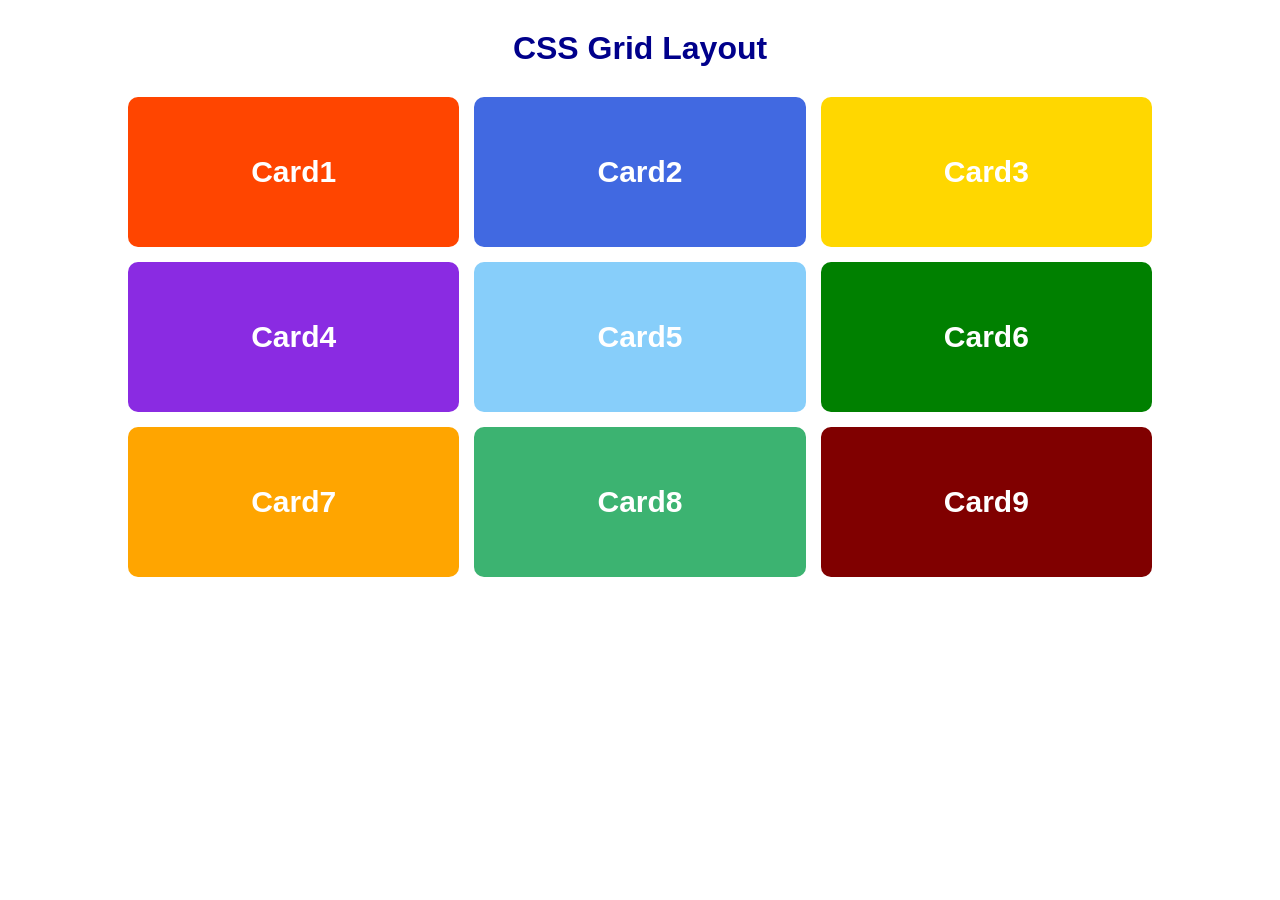
<file: flex-box-grid-css/index.html>
<!doctype html>
<html lang="en">
  <head>
    <meta charset="UTF-8" />
    <meta name="viewport" content="width=device-width, initial-scale=1.0" />
    <title>Flex Box and Grid</title>
    <link rel="stylesheet" href="style.css" />
  </head>
  <body>
    <h1>CSS Grid Layout</h1>
    <div class="container">
      <div>Card1</div>
      <div>Card2</div>
      <div>Card3</div>
      <div>Card4</div>
      <div>Card5</div>
      <div>Card6</div>
      <div>Card7</div>
      <div>Card8</div>
      <div>Card9</div>
    </div>
  </body>
</html>
</file>
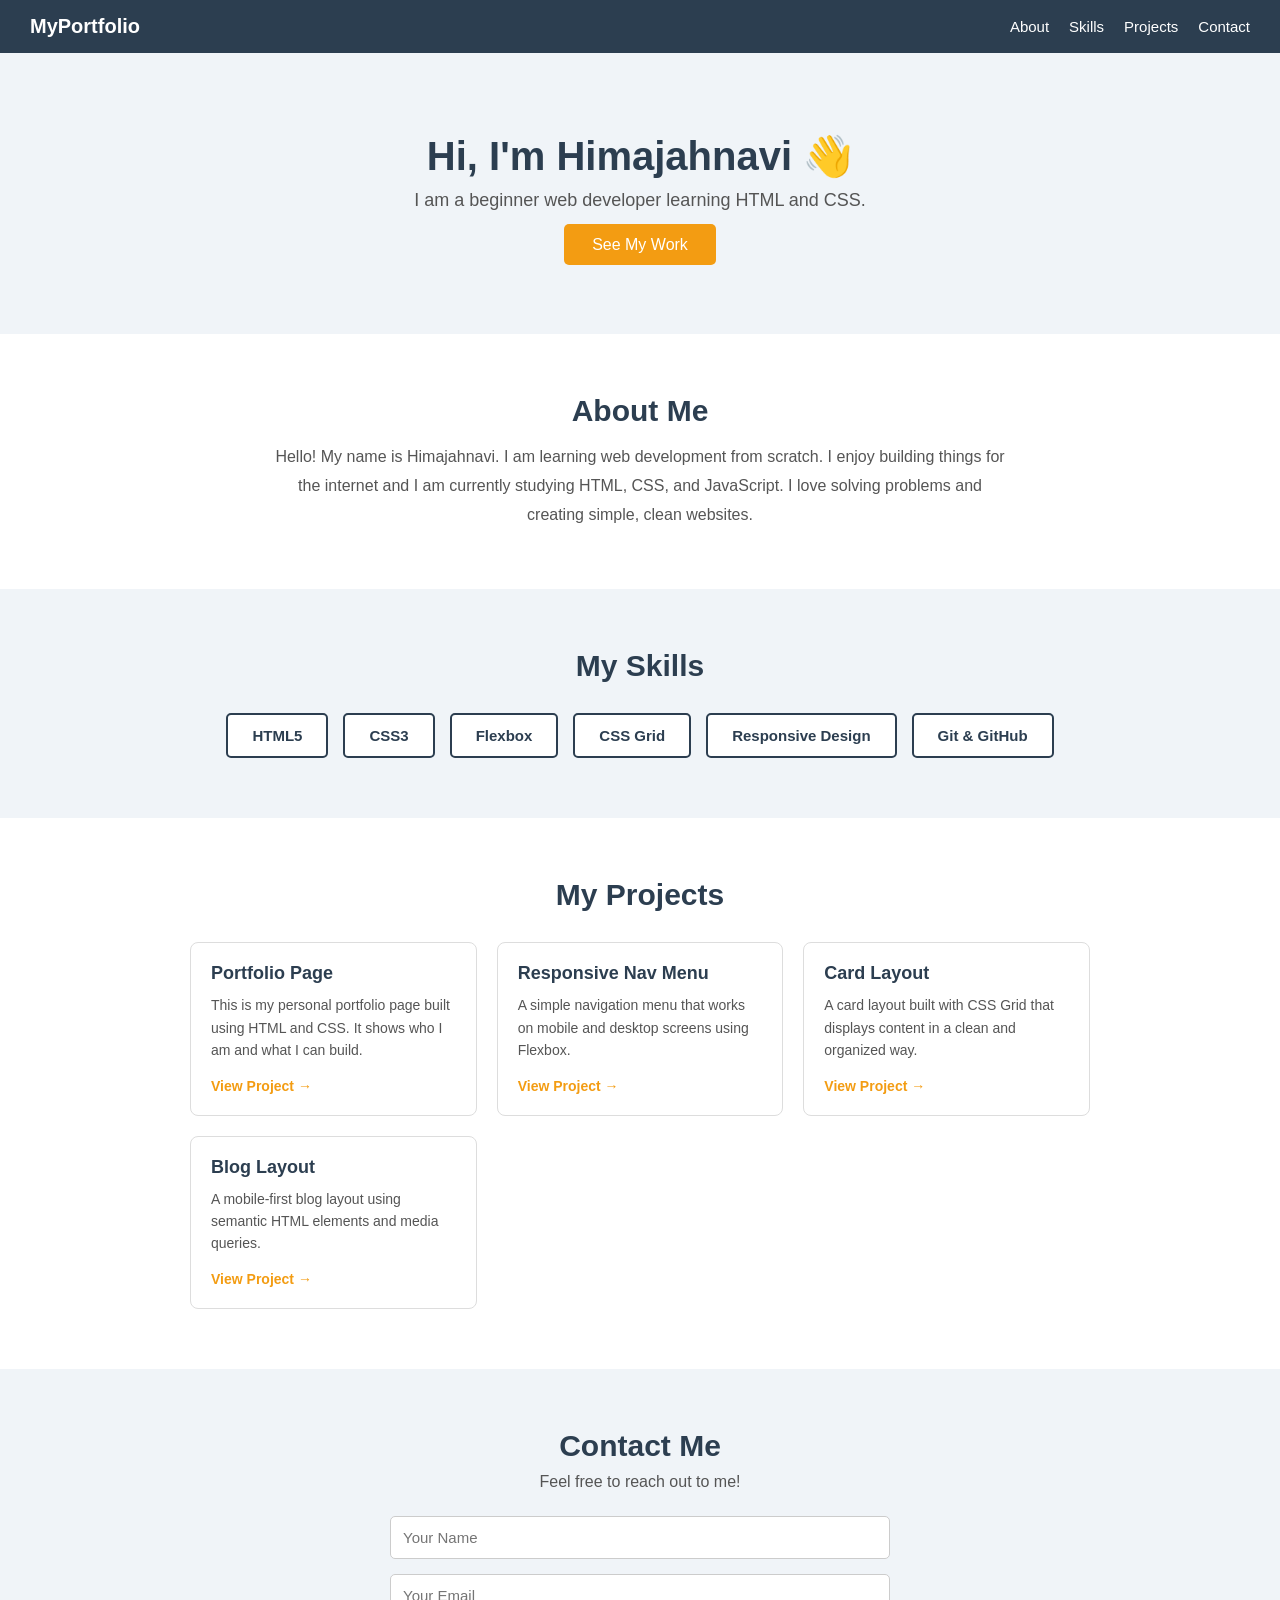
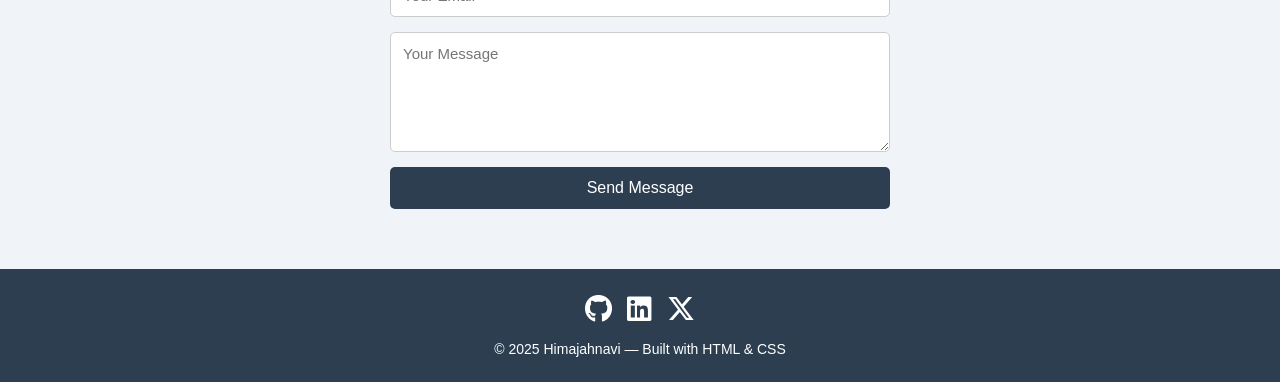
<file: Portfolio-Landing-Page/index.html>
<!doctype html>
<html lang="en">
  <head>
    <meta charset="UTF-8" />
    <meta name="viewport" content="width=device-width, initial-scale=1.0" />
    <title>My Portfolio</title>
    <link rel="stylesheet" href="style.css" />
    <link
      rel="stylesheet"
      href="https://cdnjs.cloudflare.com/ajax/libs/font-awesome/6.5.0/css/all.min.css"
    />
  </head>

  <body>
    <!-- Navigation -->
    <nav>
      <div class="logo">MyPortfolio</div>
      <button class="hamburger" id="hamburger">
        <span></span>
        <span></span>
        <span></span>
      </button>

      <ul id="navMenu">
        <li><a href="#about" onclick="closeMenu()">About</a></li>
        <li><a href="#skills" onclick="closeMenu()">Skills</a></li>
        <li><a href="#projects" onclick="closeMenu()">Projects</a></li>
        <li><a href="#contact" onclick="closeMenu()">Contact</a></li>
      </ul>
    </nav>

    <!-- Hero Section -->
    <section id="hero">
      <h1>Hi, I'm Himajahnavi 👋</h1>
      <p>I am a beginner web developer learning HTML and CSS.</p>
      <a href="#projects">See My Work</a>
    </section>

    <!-- About Section -->
    <section id="about">
      <h2>About Me</h2>
      <p>
        Hello! My name is Himajahnavi. I am learning web development from
        scratch. I enjoy building things for the internet and I am currently
        studying HTML, CSS, and JavaScript. I love solving problems and creating
        simple, clean websites.
      </p>
    </section>

    <!-- Skills Section -->
    <section id="skills">
      <h2>My Skills</h2>
      <div class="skills-list">
        <div class="skill-box">HTML5</div>
        <div class="skill-box">CSS3</div>
        <div class="skill-box">Flexbox</div>
        <div class="skill-box">CSS Grid</div>
        <div class="skill-box">Responsive Design</div>
        <div class="skill-box">Git & GitHub</div>
      </div>
    </section>

    <!-- Projects Section -->
    <section id="projects">
      <h2>My Projects</h2>
      <div class="projects-grid">
        <div class="project-card">
          <h3>Portfolio Page</h3>
          <p>
            This is my personal portfolio page built using HTML and CSS. It
            shows who I am and what I can build.
          </p>
          <a href="#">View Project →</a>
        </div>

        <div class="project-card">
          <h3>Responsive Nav Menu</h3>
          <p>
            A simple navigation menu that works on mobile and desktop screens
            using Flexbox.
          </p>
          <a href="#">View Project →</a>
        </div>

        <div class="project-card">
          <h3>Card Layout</h3>
          <p>
            A card layout built with CSS Grid that displays content in a clean
            and organized way.
          </p>
          <a href="#">View Project →</a>
        </div>

        <div class="project-card">
          <h3>Blog Layout</h3>
          <p>
            A mobile-first blog layout using semantic HTML elements and media
            queries.
          </p>
          <a href="#">View Project →</a>
        </div>
      </div>
    </section>

    <!-- Contact Section -->
    <section id="contact">
      <h2>Contact Me</h2>
      <p>Feel free to reach out to me!</p>
      <form class="contact-form">
        <input type="text" placeholder="Your Name" />
        <input type="email" placeholder="Your Email" />
        <textarea placeholder="Your Message"></textarea>
        <button type="submit">Send Message</button>
      </form>
    </section>

    <!-- Footer -->
    <footer>
      <!-- Social Icons -->
      <div class="social-links">
        <a href="https://github.com/yourusername" target="_blank">
          <i class="fa-brands fa-github"></i>
        </a>
        <a href="https://linkedin.com/in/yourusername" target="_blank">
          <i class="fa-brands fa-linkedin"></i>
        </a>
        <a href="https://twitter.com/yourusername" target="_blank">
          <i class="fa-brands fa-x-twitter"></i>
        </a>
      </div>
      <p>© 2025 Himajahnavi — Built with HTML & CSS</p>
    </footer>

    <!-- Hamburger toggle script -->
    <script>
      var hamburger = document.getElementById("hamburger");
      var navMenu = document.getElementById("navMenu");

      hamburger.addEventListener("click", function () {
        navMenu.classList.toggle("open");
      });

      function closeMenu() {
        navMenu.classList.remove("open");
      }
    </script>
  </body>
</html>
</file>
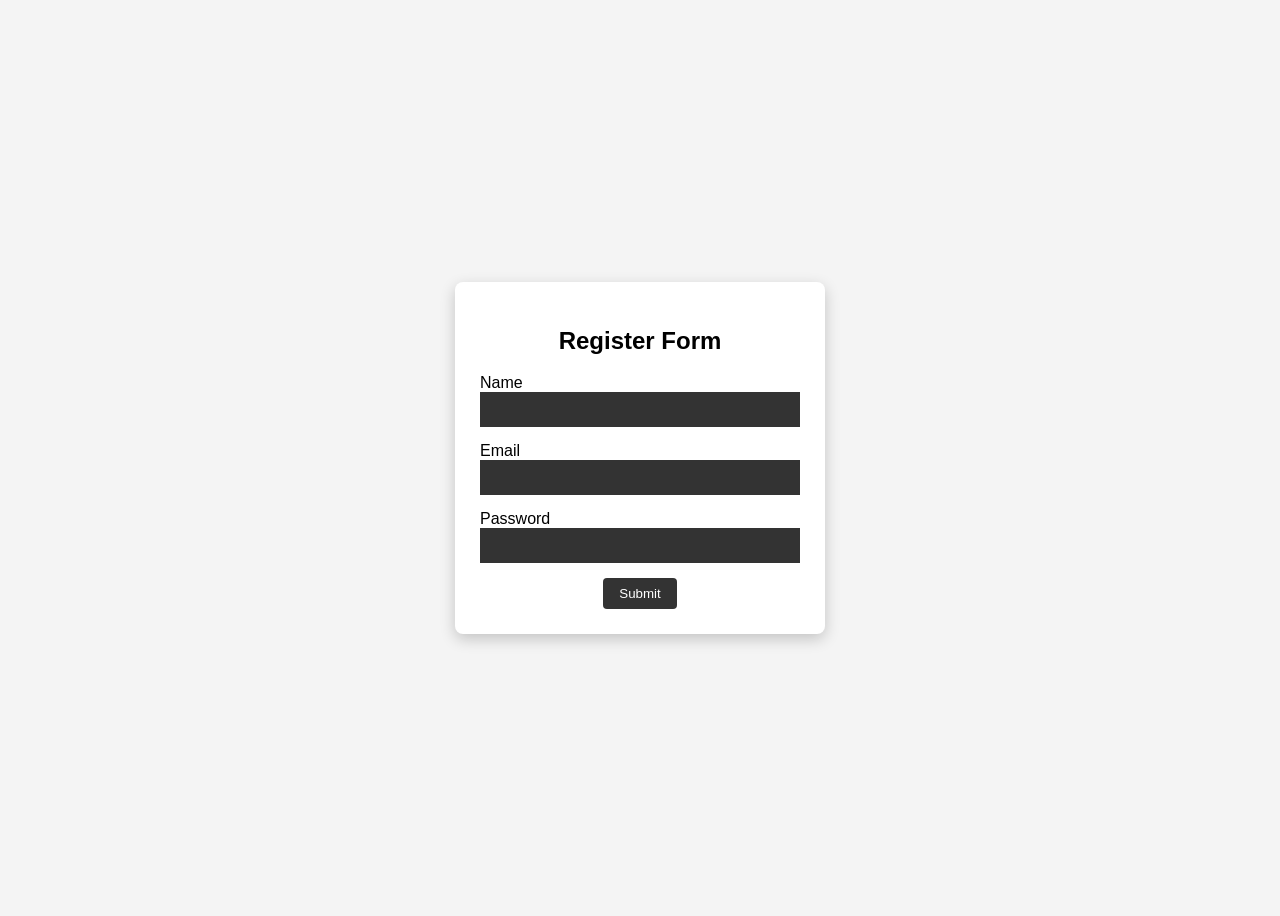
<file: JavaScript/form-validation/index.html>
<!doctype html>
<html lang="en">
  <head>
    <meta charset="UTF-8" />
    <meta name="viewport" content="width=device-width, initial-scale=1.0" />
    <title>Form Validation</title>
    <link rel="stylesheet" href="style.css" />
  </head>
  <body>
    <div class="container">
      <h2>Register Form</h2>
      <form id="form">
        <div class="form-control">
          <label>Name</label>
          <input type="text" id="name" />
          <small class="error"></small>
        </div>

        <div class="form-control">
          <label>Email</label>
          <input type="email" id="email" />
          <small class="error"></small>
        </div>

        <div class="form-control">
          <label>Password</label>
          <input type="password" id="password" />
          <small class="error"></small>
        </div>

        <button type="submit" class="submit">Submit</button>
      </form>
    </div>
    <script src="script.js"></script>
  </body>
</html>
</file>
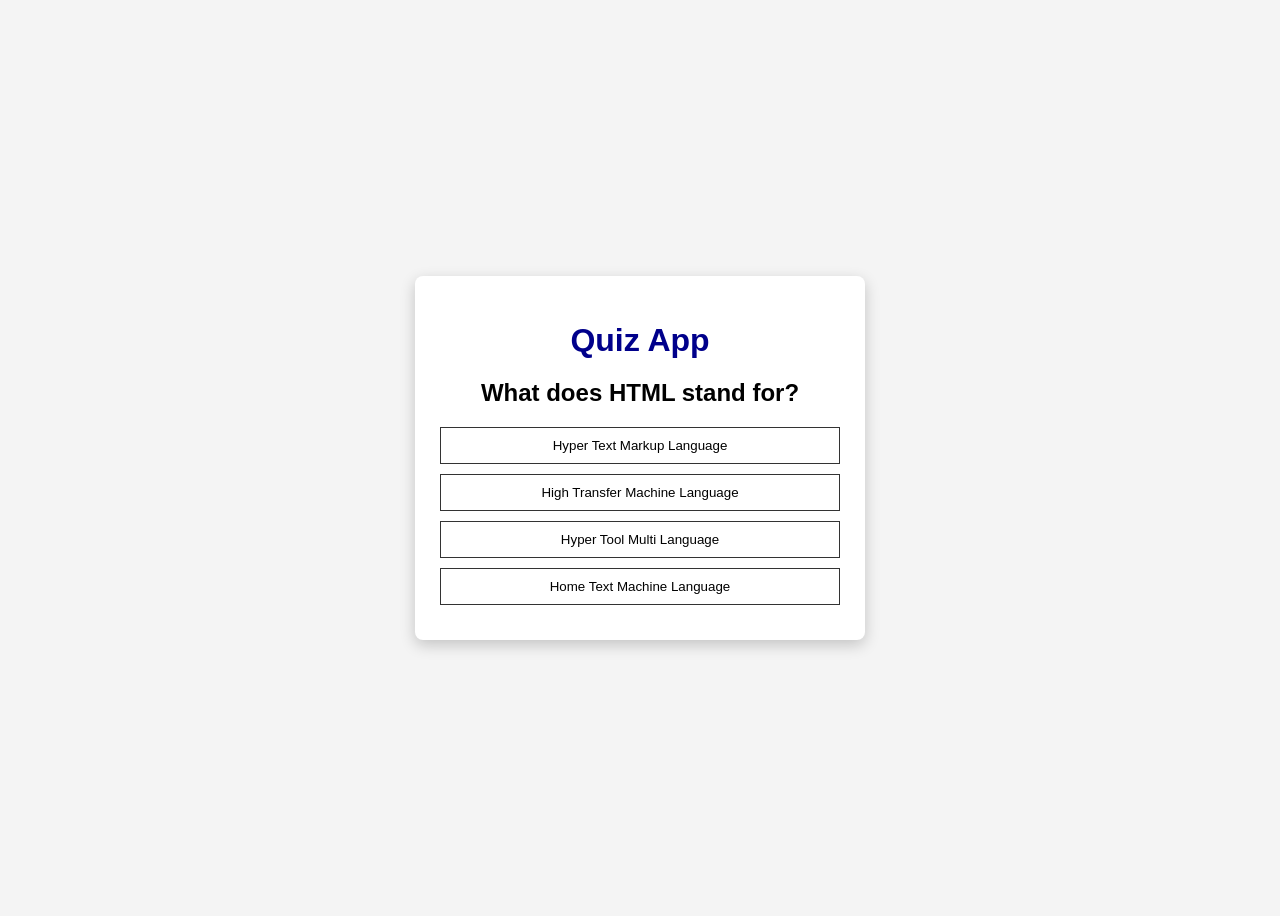
<file: JavaScript/quiz-app/index.html>
<!doctype html>
<html lang="en">
  <head>
    <meta charset="UTF-8" />
    <meta name="viewport" content="width=device-width, initial-scale=1.0" />
    <title>Quiz App</title>
    <link rel="stylesheet" href="style.css" />
  </head>
  <body>
    <div class="container">
        <h1>Quiz App</h1>
      <h2 id="question">Question</h2>
      <div id="answer-buttons">
        <button class="btn">Answer1</button>
        <button class="btn">Answer2</button>
        <button class="btn">Answer3</button>
        <button class="btn">Answer4</button>
      </div>
      <button id="next-btn">Next</button>
    </div>
    <script src="script.js"></script>
  </body>
</html>
</file>
<file: flex-box-grid-css/style.css>
* {
  margin: 0;
  padding: 0;
  box-sizing: border-box;
}
body {
  font-family: Arial;
}
h1 {
  text-align: center;
  margin: 30px;
  color:darkblue;
}
.container {
  display: grid;
  grid-template-columns: repeat(3, 1fr);
  gap: 15px;
  justify-content: center;
  width: 80%;
  margin: auto;
}
.container > div {
  height: 150px;
  color: white;
  font-size: 30px;
  font-weight: bold;
  display: flex;
  justify-content: center;
  align-items: center;
  border-radius: 10px;
}
.container > div:nth-child(1) {
  background-color: orangered;
}
.container > div:nth-child(2) {
  background-color: royalblue;
}
.container > div:nth-child(3) {
  background-color: gold;
}
.container > div:nth-child(4) {
  background-color: blueviolet;
}
.container > div:nth-child(5) {
  background-color: lightskyblue;
}
.container > div:nth-child(6) {
  background-color: green;
}
.container > div:nth-child(7) {
  background-color: orange;
}
.container > div:nth-child(8) {
  background-color: mediumseagreen;
}
.container > div:nth-child(9) {
  background-color: maroon;
}
@media (max-width: 768px) {
  .container {
    grid-template-columns: repeat(2, 1fr);
  }
}
@media (max-width: 480px) {
  .container {
    grid-template-columns: 1fr;
    width: 95%;
  }
}
</file>
<file: Portfolio-Landing-Page/style.css>
* {
  margin: 0;
  padding: 0;
  box-sizing: border-box;
}

body {
  font-family: Arial, sans-serif;
  color: #333333;
  background-color: #ffffff;
}

/* ---- Navigation Bar ---- */
nav {
  background-color: #2c3e50;
  padding: 15px 30px;
  display: flex;
  justify-content: space-between;
  align-items: center;
}

nav .logo {
  color: #ffffff;
  font-size: 20px;
  font-weight: bold;
}

nav ul {
  list-style: none;
  display: flex;
  gap: 20px;
}

nav ul a {
  color: #ffffff;
  text-decoration: none;
  font-size: 15px;
}

nav ul a:hover {
  color: #f39c12;
}

/* ---- Hero Section ---- */
#hero {
  background-color: #f0f4f8;
  text-align: center;
  padding: 80px 20px;
}

#hero h1 {
  font-size: 40px;
  margin-bottom: 10px;
  color: #2c3e50;
}

#hero p {
  font-size: 18px;
  color: #555555;
  margin-bottom: 25px;
}

#hero a {
  background-color: #f39c12;
  color: #ffffff;
  padding: 12px 28px;
  text-decoration: none;
  border-radius: 5px;
  font-size: 16px;
}

#hero a:hover {
  background-color: #d68910;
}

/* ---- About Section ---- */
#about {
  padding: 60px 30px;
  max-width: 800px;
  margin: 0 auto;
  text-align: center;
}

#about h2 {
  font-size: 30px;
  margin-bottom: 15px;
  color: #2c3e50;
}

#about p {
  font-size: 16px;
  color: #555555;
  line-height: 1.8;
}

/* ---- Skills Section ---- */
#skills {
  background-color: #f0f4f8;
  padding: 60px 30px;
  text-align: center;
}

#skills h2 {
  font-size: 30px;
  margin-bottom: 30px;
  color: #2c3e50;
}

.skills-list {
  display: flex;
  justify-content: center;
  flex-wrap: wrap;
  gap: 15px;
}

.skill-box {
  background-color: #ffffff;
  border: 2px solid #2c3e50;
  padding: 12px 24px;
  border-radius: 5px;
  font-size: 15px;
  font-weight: bold;
  color: #2c3e50;
}

/* ---- Projects Section ---- */
#projects {
  padding: 60px 30px;
  text-align: center;
}

#projects h2 {
  font-size: 30px;
  margin-bottom: 30px;
  color: #2c3e50;
}

.projects-grid {
  display: grid;
  grid-template-columns: repeat(auto-fit, minmax(250px, 1fr));
  gap: 20px;
  max-width: 900px;
  margin: 0 auto;
}

.project-card {
  border: 1px solid #dddddd;
  border-radius: 8px;
  padding: 20px;
  text-align: left;
}

.project-card h3 {
  font-size: 18px;
  margin-bottom: 10px;
  color: #2c3e50;
}

.project-card p {
  font-size: 14px;
  color: #555555;
  line-height: 1.6;
  margin-bottom: 15px;
}

.project-card a {
  color: #f39c12;
  text-decoration: none;
  font-weight: bold;
  font-size: 14px;
}

.project-card a:hover {
  text-decoration: underline;
}

/* ---- Contact Section ---- */
#contact {
  background-color: #f0f4f8;
  padding: 60px 30px;
  text-align: center;
}

#contact h2 {
  font-size: 30px;
  margin-bottom: 10px;
  color: #2c3e50;
}

#contact p {
  font-size: 16px;
  color: #555555;
  margin-bottom: 25px;
}

.contact-form {
  max-width: 500px;
  margin: 0 auto;
  display: flex;
  flex-direction: column;
  gap: 15px;
}

.contact-form input,
.contact-form textarea {
  padding: 12px;
  font-size: 15px;
  border: 1px solid #cccccc;
  border-radius: 5px;
  font-family: Arial, sans-serif;
}

.contact-form textarea {
  height: 120px;
  resize: vertical;
}

.contact-form button {
  background-color: #2c3e50;
  color: #ffffff;
  padding: 12px;
  font-size: 16px;
  border: none;
  border-radius: 5px;
  cursor: pointer;
}

.contact-form button:hover {
  background-color: #f39c12;
}

/* ---- Footer ---- */
footer {
  background-color: #2c3e50;
  color: #ffffff;
  text-align: center;
  padding: 25px 20px;
  font-size: 14px;
}
.social-links {
  display: flex;
  gap: 15px;
  justify-content: center;
  margin-bottom: 15px;
}

.social-links a {
  color: #ffffff;
  font-size: 28px;
  text-decoration: none;
  transition: color 0.3s;
}

.social-links a:hover {
  color: #f39c12;
}

/* ---- Hamburger Button ---- */
.hamburger {
  display: none;
  flex-direction: column;
  gap: 5px;
  cursor: pointer;
  background: none;
  border: none;
  padding: 4px;
}

.hamburger span {
  display: block;
  width: 25px;
  height: 3px;
  background-color: #ffffff;
  border-radius: 3px;
}

/* ---- Responsive (Mobile) ---- */
@media (max-width: 600px) {
  nav {
    flex-wrap: wrap;
    position: relative;
  }

  .hamburger {
    display: flex;
  }

  nav ul {
    display: none;
    flex-direction: column;
    width: 100%;
    gap: 0;
    margin-top: 10px;
  }

  nav ul.open {
    display: flex;
  }

  nav ul li a {
    display: block;
    padding: 10px 0;
    border-top: 1px solid #3d5166;
  }

  #hero h1 {
    font-size: 28px;
  }

  #hero p {
    font-size: 16px;
  }
}
</file>
<file: JavaScript/form-validation/style.css>
body {
  font-family: Arial, Helvetica, sans-serif;
  background: #f4f4f4;
  display: flex;
  justify-content: center;
  align-items: center;
  height: 100vh;
}
h2{
    text-align: center;
}
.container {
  background: white;
  padding: 25px;
  width: 320px;
  border-radius: 8px;
  box-shadow: 0 5px 15px rgba(0, 0, 0, 0.2);
}
.form-control {
  margin-bottom: 15px;
}
input {
  width: 100%;
  padding: 10px;
  background: #333;
  color:white;
  border: none;
  cursor: pointer;
  box-sizing: border-box;
}
.error {
  color: red;
  font-size: 13px;
}
.submit {
  padding: 8px 16px;
  display: block;
  margin: 0 auto;
  cursor: pointer;
  border: none;
  border-radius: 4px;
  background: #333;
  color: white;
}
</file>
<file: JavaScript/quiz-app/style.css>
body {
  font-family: Arial;
  background: #f4f4f4;
  display: flex;
  justify-content: center;
  align-items: center;
  height: 100vh;
}
h1 {
  text-align: center;
  color: darkblue;
  font-size: 32px;
  margin-bottom: 16px;
}

.container {
  background: white;
  padding: 25px;
  width: 400px;
  border-radius: 8px;
  box-shadow: 0 5px 15px rgba(0, 0, 0, 0.2);
  text-align: center;
}
.btn {
  display: block;
  width: 100%;
  margin: 10px 0;
  padding: 10px;
  cursor: pointer;
  border: 1px solid #333;
  background: white;
}
#next-btn {
  margin-top: 15px;
  padding: 10px 20px;
  cursor: pointer;
}
</file>
